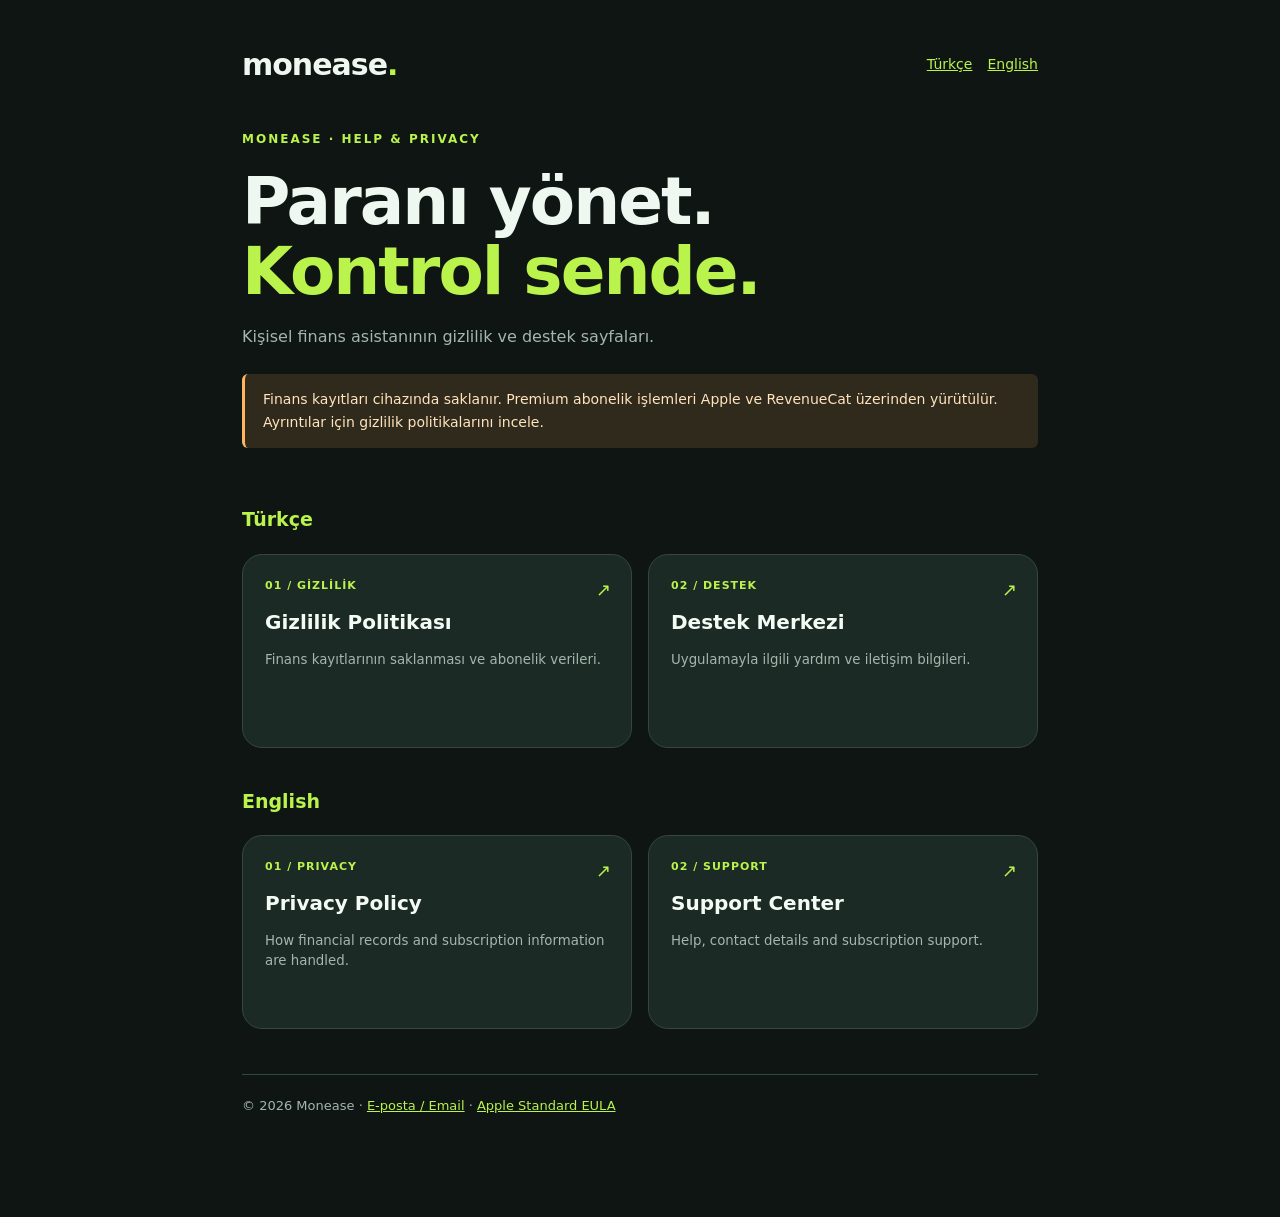
<file: index.html>
<!doctype html>
<html lang="tr"><head><meta charset="utf-8"><meta name="viewport" content="width=device-width, initial-scale=1"><meta name="theme-color" content="#0e1513">
<title>Monease — Gizlilik ve Destek / Privacy & Support</title>
<meta name="description" content="Monease kişisel finans asistanı: gizlilik politikası ve destek. Monease finance assistant: privacy policy and support.">
<link rel="icon" type="image/png" href="icon.png"><link rel="stylesheet" href="style.css"></head>
<body><main>
<header><a href="index.html" class="brand brand-link">monease<span>.</span></a><nav aria-label="Site navigation"><a href="#turkce">Türkçe</a><a href="#english">English</a></nav></header>
<section class="hero"><div class="eyebrow">MONEASE · HELP & PRIVACY</div><h1>Paranı yönet.<br><em>Kontrol sende.</em></h1><p>Kişisel finans asistanının gizlilik ve destek sayfaları.</p><div class="site-status">Finans kayıtları cihazında saklanır. Premium abonelik işlemleri Apple ve RevenueCat üzerinden yürütülür. Ayrıntılar için gizlilik politikalarını incele.</div></section>
<section id="turkce"><h2>Türkçe</h2><div class="site-grid">
<a class="site-tile" href="privacy-tr.html"><span class="tile-kicker">01 / GİZLİLİK</span><strong>Gizlilik Politikası</strong><small>Finans kayıtlarının saklanması ve abonelik verileri.</small><span class="tile-arrow">↗</span></a>
<a class="site-tile" href="support-tr.html"><span class="tile-kicker">02 / DESTEK</span><strong>Destek Merkezi</strong><small>Uygulamayla ilgili yardım ve iletişim bilgileri.</small><span class="tile-arrow">↗</span></a>
</div></section>
<section id="english"><h2>English</h2><div class="site-grid">
<a class="site-tile" href="privacy-en.html"><span class="tile-kicker">01 / PRIVACY</span><strong>Privacy Policy</strong><small>How financial records and subscription information are handled.</small><span class="tile-arrow">↗</span></a>
<a class="site-tile" href="support-en.html"><span class="tile-kicker">02 / SUPPORT</span><strong>Support Center</strong><small>Help, contact details and subscription support.</small><span class="tile-arrow">↗</span></a>
</div></section>
<footer>© 2026 Monease · <a href="mailto:atilla.poyraz1998@gmail.com">E-posta / Email</a> · <a href="https://www.apple.com/legal/internet-services/itunes/dev/stdeula/">Apple Standard EULA</a></footer>
</main></body></html>
</file>
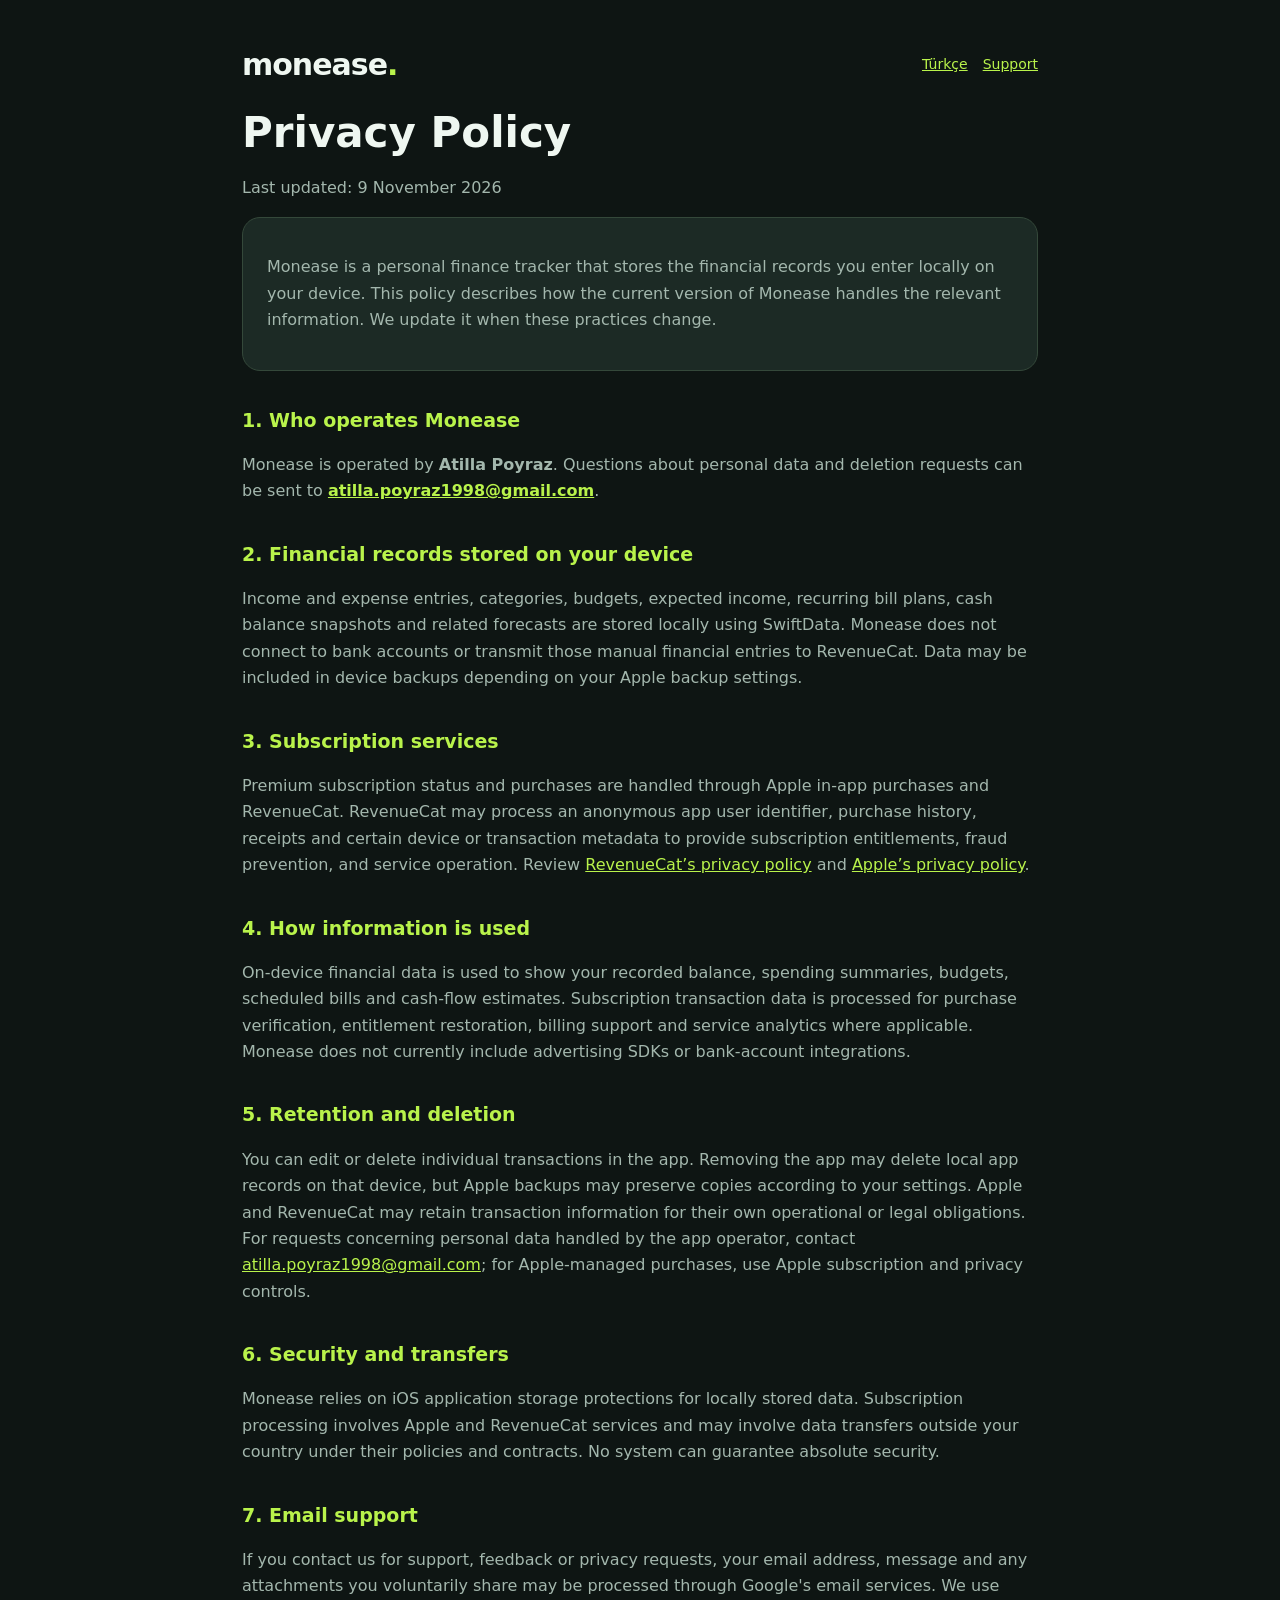
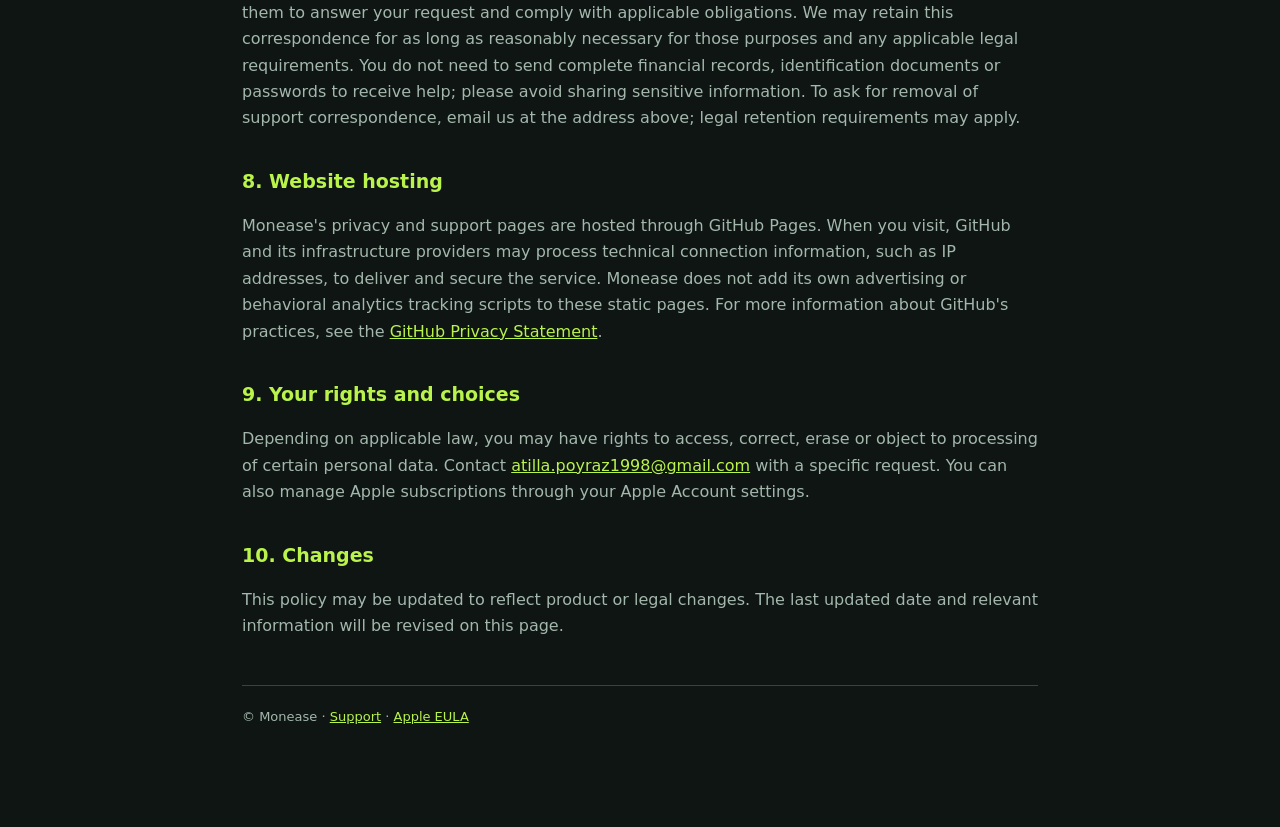
<file: privacy-en.html>
<!doctype html><html lang="en"><head><meta charset="utf-8"><meta name="viewport" content="width=device-width, initial-scale=1"><title>Monease — Privacy Policy</title><link rel="icon" type="image/png" href="icon.png"><link rel="stylesheet" href="style.css"></head><body><main>
<header><a class="brand brand-link" href="index.html">monease<span>.</span></a><nav><a href="privacy-tr.html">Türkçe</a><a href="support-en.html">Support</a></nav></header>
<h1>Privacy Policy</h1><p>Last updated: 9 November 2026</p>
<div class="card"><p>Monease is a personal finance tracker that stores the financial records you enter locally on your device. This policy describes how the current version of Monease handles the relevant information. We update it when these practices change.</p></div><section><h2>1. Who operates Monease</h2><p>Monease is operated by <strong>Atilla Poyraz</strong>. Questions about personal data and deletion requests can be sent to <strong><a href="mailto:atilla.poyraz1998@gmail.com">atilla.poyraz1998@gmail.com</a></strong>.</p></section>
<section><h2>2. Financial records stored on your device</h2><p>Income and expense entries, categories, budgets, expected income, recurring bill plans, cash balance snapshots and related forecasts are stored locally using SwiftData. Monease does not connect to bank accounts or transmit those manual financial entries to RevenueCat. Data may be included in device backups depending on your Apple backup settings.</p></section>
<section><h2>3. Subscription services</h2><p>Premium subscription status and purchases are handled through Apple in-app purchases and RevenueCat. RevenueCat may process an anonymous app user identifier, purchase history, receipts and certain device or transaction metadata to provide subscription entitlements, fraud prevention, and service operation. Review <a href="https://www.revenuecat.com/privacy">RevenueCat’s privacy policy</a> and <a href="https://www.apple.com/legal/privacy/">Apple’s privacy policy</a>.</p></section>
<section><h2>4. How information is used</h2><p>On-device financial data is used to show your recorded balance, spending summaries, budgets, scheduled bills and cash-flow estimates. Subscription transaction data is processed for purchase verification, entitlement restoration, billing support and service analytics where applicable. Monease does not currently include advertising SDKs or bank-account integrations.</p></section>
<section><h2>5. Retention and deletion</h2><p>You can edit or delete individual transactions in the app. Removing the app may delete local app records on that device, but Apple backups may preserve copies according to your settings. Apple and RevenueCat may retain transaction information for their own operational or legal obligations. For requests concerning personal data handled by the app operator, contact <a href="mailto:atilla.poyraz1998@gmail.com">atilla.poyraz1998@gmail.com</a>; for Apple-managed purchases, use Apple subscription and privacy controls.</p></section>
<section><h2>6. Security and transfers</h2><p>Monease relies on iOS application storage protections for locally stored data. Subscription processing involves Apple and RevenueCat services and may involve data transfers outside your country under their policies and contracts. No system can guarantee absolute security.</p></section>
<section><h2>7. Email support</h2><p>If you contact us for support, feedback or privacy requests, your email address, message and any attachments you voluntarily share may be processed through Google's email services. We use them to answer your request and comply with applicable obligations. We may retain this correspondence for as long as reasonably necessary for those purposes and any applicable legal requirements. You do not need to send complete financial records, identification documents or passwords to receive help; please avoid sharing sensitive information. To ask for removal of support correspondence, email us at the address above; legal retention requirements may apply.</p></section>
<section><h2>8. Website hosting</h2><p>Monease's privacy and support pages are hosted through GitHub Pages. When you visit, GitHub and its infrastructure providers may process technical connection information, such as IP addresses, to deliver and secure the service. Monease does not add its own advertising or behavioral analytics tracking scripts to these static pages. For more information about GitHub's practices, see the <a href="https://docs.github.com/en/site-policy/privacy-policies/github-general-privacy-statement">GitHub Privacy Statement</a>.</p></section>
<section><h2>9. Your rights and choices</h2><p>Depending on applicable law, you may have rights to access, correct, erase or object to processing of certain personal data. Contact <a href="mailto:atilla.poyraz1998@gmail.com">atilla.poyraz1998@gmail.com</a> with a specific request. You can also manage Apple subscriptions through your Apple Account settings.</p></section>
<section><h2>10. Changes</h2><p>This policy may be updated to reflect product or legal changes. The last updated date and relevant information will be revised on this page.</p></section>
<footer>© Monease · <a href="support-en.html">Support</a> · <a href="https://www.apple.com/legal/internet-services/itunes/dev/stdeula/">Apple EULA</a></footer></main></body></html>
</file>
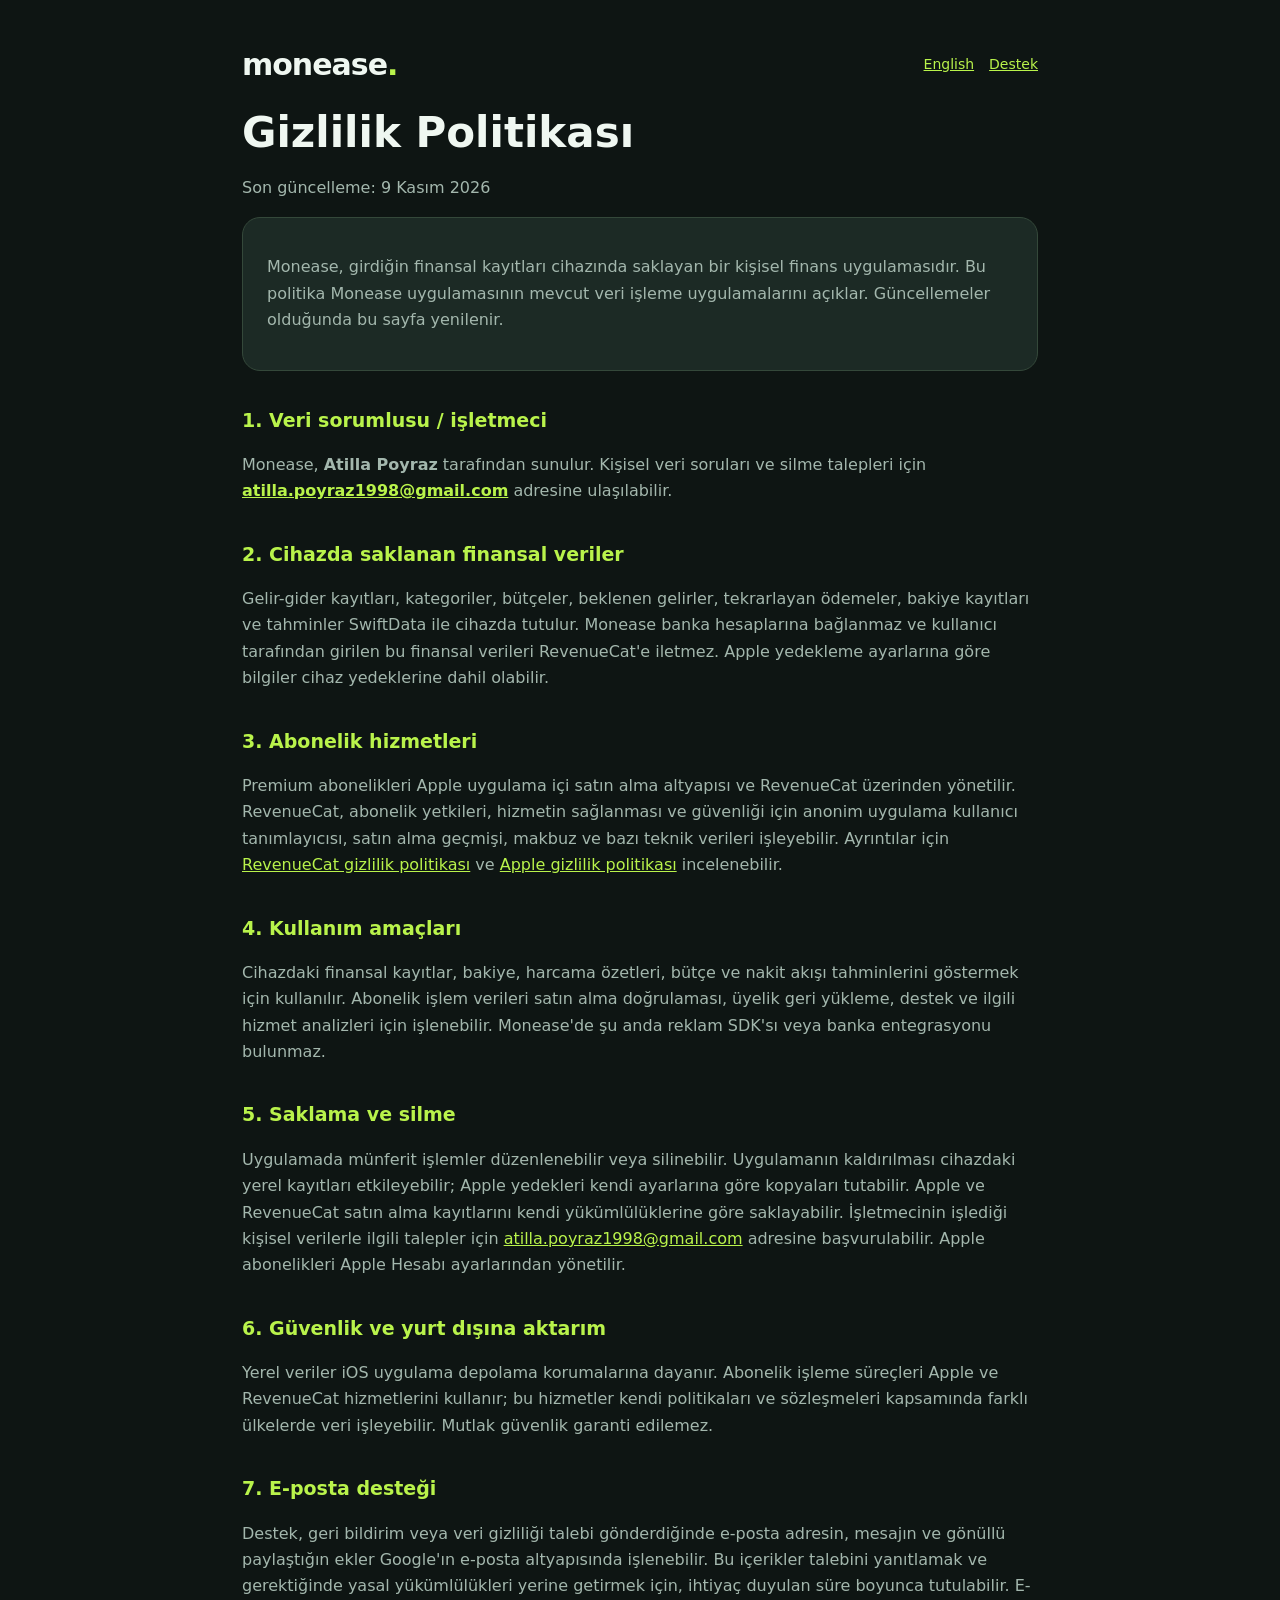
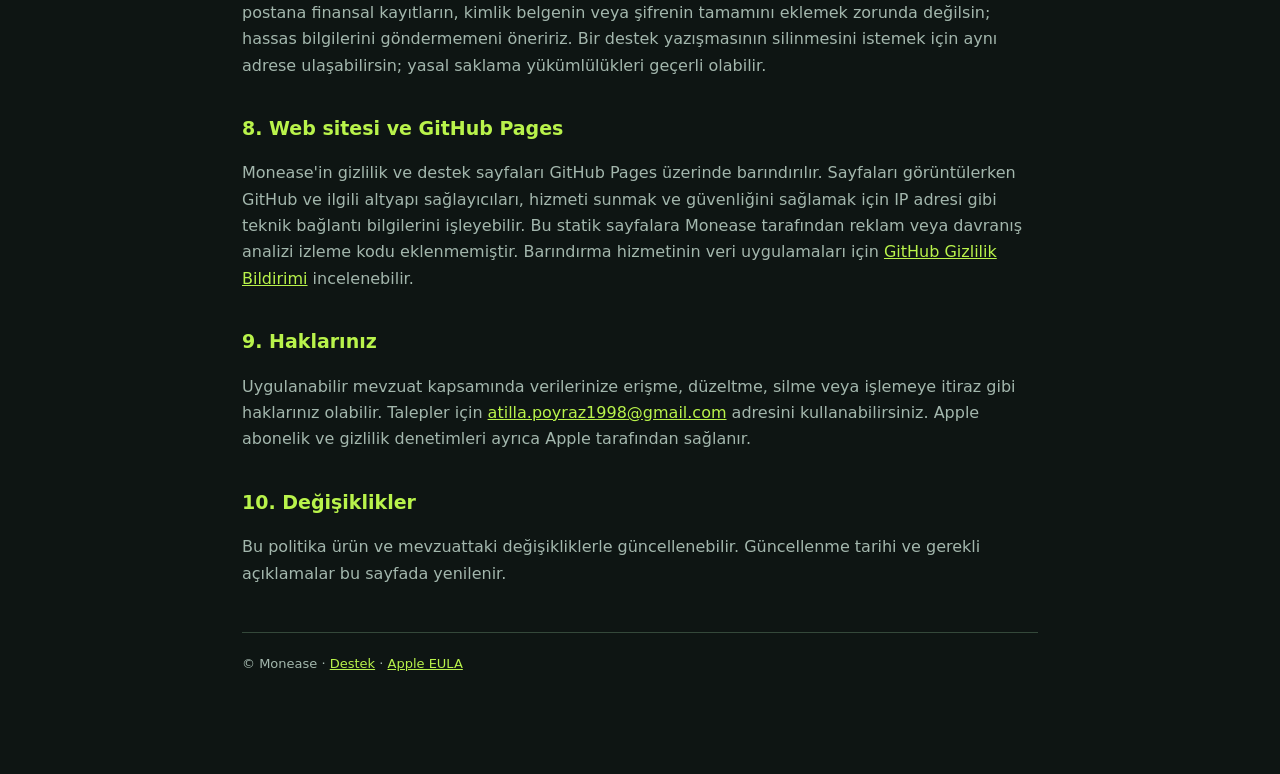
<file: privacy-tr.html>
<!doctype html><html lang="tr"><head><meta charset="utf-8"><meta name="viewport" content="width=device-width, initial-scale=1"><title>Monease — Gizlilik Politikası</title><link rel="icon" type="image/png" href="icon.png"><link rel="stylesheet" href="style.css"></head><body><main>
<header><a class="brand brand-link" href="index.html">monease<span>.</span></a><nav><a href="privacy-en.html">English</a><a href="support-tr.html">Destek</a></nav></header>
<h1>Gizlilik Politikası</h1><p>Son güncelleme: 9 Kasım 2026</p>
<div class="card"><p>Monease, girdiğin finansal kayıtları cihazında saklayan bir kişisel finans uygulamasıdır. Bu politika Monease uygulamasının mevcut veri işleme uygulamalarını açıklar. Güncellemeler olduğunda bu sayfa yenilenir.</p></div><section><h2>1. Veri sorumlusu / işletmeci</h2><p>Monease, <strong>Atilla Poyraz</strong> tarafından sunulur. Kişisel veri soruları ve silme talepleri için <strong><a href="mailto:atilla.poyraz1998@gmail.com">atilla.poyraz1998@gmail.com</a></strong> adresine ulaşılabilir.</p></section>
<section><h2>2. Cihazda saklanan finansal veriler</h2><p>Gelir-gider kayıtları, kategoriler, bütçeler, beklenen gelirler, tekrarlayan ödemeler, bakiye kayıtları ve tahminler SwiftData ile cihazda tutulur. Monease banka hesaplarına bağlanmaz ve kullanıcı tarafından girilen bu finansal verileri RevenueCat'e iletmez. Apple yedekleme ayarlarına göre bilgiler cihaz yedeklerine dahil olabilir.</p></section>
<section><h2>3. Abonelik hizmetleri</h2><p>Premium abonelikleri Apple uygulama içi satın alma altyapısı ve RevenueCat üzerinden yönetilir. RevenueCat, abonelik yetkileri, hizmetin sağlanması ve güvenliği için anonim uygulama kullanıcı tanımlayıcısı, satın alma geçmişi, makbuz ve bazı teknik verileri işleyebilir. Ayrıntılar için <a href="https://www.revenuecat.com/privacy">RevenueCat gizlilik politikası</a> ve <a href="https://www.apple.com/legal/privacy/">Apple gizlilik politikası</a> incelenebilir.</p></section>
<section><h2>4. Kullanım amaçları</h2><p>Cihazdaki finansal kayıtlar, bakiye, harcama özetleri, bütçe ve nakit akışı tahminlerini göstermek için kullanılır. Abonelik işlem verileri satın alma doğrulaması, üyelik geri yükleme, destek ve ilgili hizmet analizleri için işlenebilir. Monease'de şu anda reklam SDK'sı veya banka entegrasyonu bulunmaz.</p></section>
<section><h2>5. Saklama ve silme</h2><p>Uygulamada münferit işlemler düzenlenebilir veya silinebilir. Uygulamanın kaldırılması cihazdaki yerel kayıtları etkileyebilir; Apple yedekleri kendi ayarlarına göre kopyaları tutabilir. Apple ve RevenueCat satın alma kayıtlarını kendi yükümlülüklerine göre saklayabilir. İşletmecinin işlediği kişisel verilerle ilgili talepler için <a href="mailto:atilla.poyraz1998@gmail.com">atilla.poyraz1998@gmail.com</a> adresine başvurulabilir. Apple abonelikleri Apple Hesabı ayarlarından yönetilir.</p></section>
<section><h2>6. Güvenlik ve yurt dışına aktarım</h2><p>Yerel veriler iOS uygulama depolama korumalarına dayanır. Abonelik işleme süreçleri Apple ve RevenueCat hizmetlerini kullanır; bu hizmetler kendi politikaları ve sözleşmeleri kapsamında farklı ülkelerde veri işleyebilir. Mutlak güvenlik garanti edilemez.</p></section>
<section><h2>7. E-posta desteği</h2><p>Destek, geri bildirim veya veri gizliliği talebi gönderdiğinde e-posta adresin, mesajın ve gönüllü paylaştığın ekler Google'ın e-posta altyapısında işlenebilir. Bu içerikler talebini yanıtlamak ve gerektiğinde yasal yükümlülükleri yerine getirmek için, ihtiyaç duyulan süre boyunca tutulabilir. E-postana finansal kayıtların, kimlik belgenin veya şifrenin tamamını eklemek zorunda değilsin; hassas bilgilerini göndermemeni öneririz. Bir destek yazışmasının silinmesini istemek için aynı adrese ulaşabilirsin; yasal saklama yükümlülükleri geçerli olabilir.</p></section>
<section><h2>8. Web sitesi ve GitHub Pages</h2><p>Monease'in gizlilik ve destek sayfaları GitHub Pages üzerinde barındırılır. Sayfaları görüntülerken GitHub ve ilgili altyapı sağlayıcıları, hizmeti sunmak ve güvenliğini sağlamak için IP adresi gibi teknik bağlantı bilgilerini işleyebilir. Bu statik sayfalara Monease tarafından reklam veya davranış analizi izleme kodu eklenmemiştir. Barındırma hizmetinin veri uygulamaları için <a href="https://docs.github.com/en/site-policy/privacy-policies/github-general-privacy-statement">GitHub Gizlilik Bildirimi</a> incelenebilir.</p></section>
<section><h2>9. Haklarınız</h2><p>Uygulanabilir mevzuat kapsamında verilerinize erişme, düzeltme, silme veya işlemeye itiraz gibi haklarınız olabilir. Talepler için <a href="mailto:atilla.poyraz1998@gmail.com">atilla.poyraz1998@gmail.com</a> adresini kullanabilirsiniz. Apple abonelik ve gizlilik denetimleri ayrıca Apple tarafından sağlanır.</p></section>
<section><h2>10. Değişiklikler</h2><p>Bu politika ürün ve mevzuattaki değişikliklerle güncellenebilir. Güncellenme tarihi ve gerekli açıklamalar bu sayfada yenilenir.</p></section>
<footer>© Monease · <a href="support-tr.html">Destek</a> · <a href="https://www.apple.com/legal/internet-services/itunes/dev/stdeula/">Apple EULA</a></footer></main></body></html>
</file>
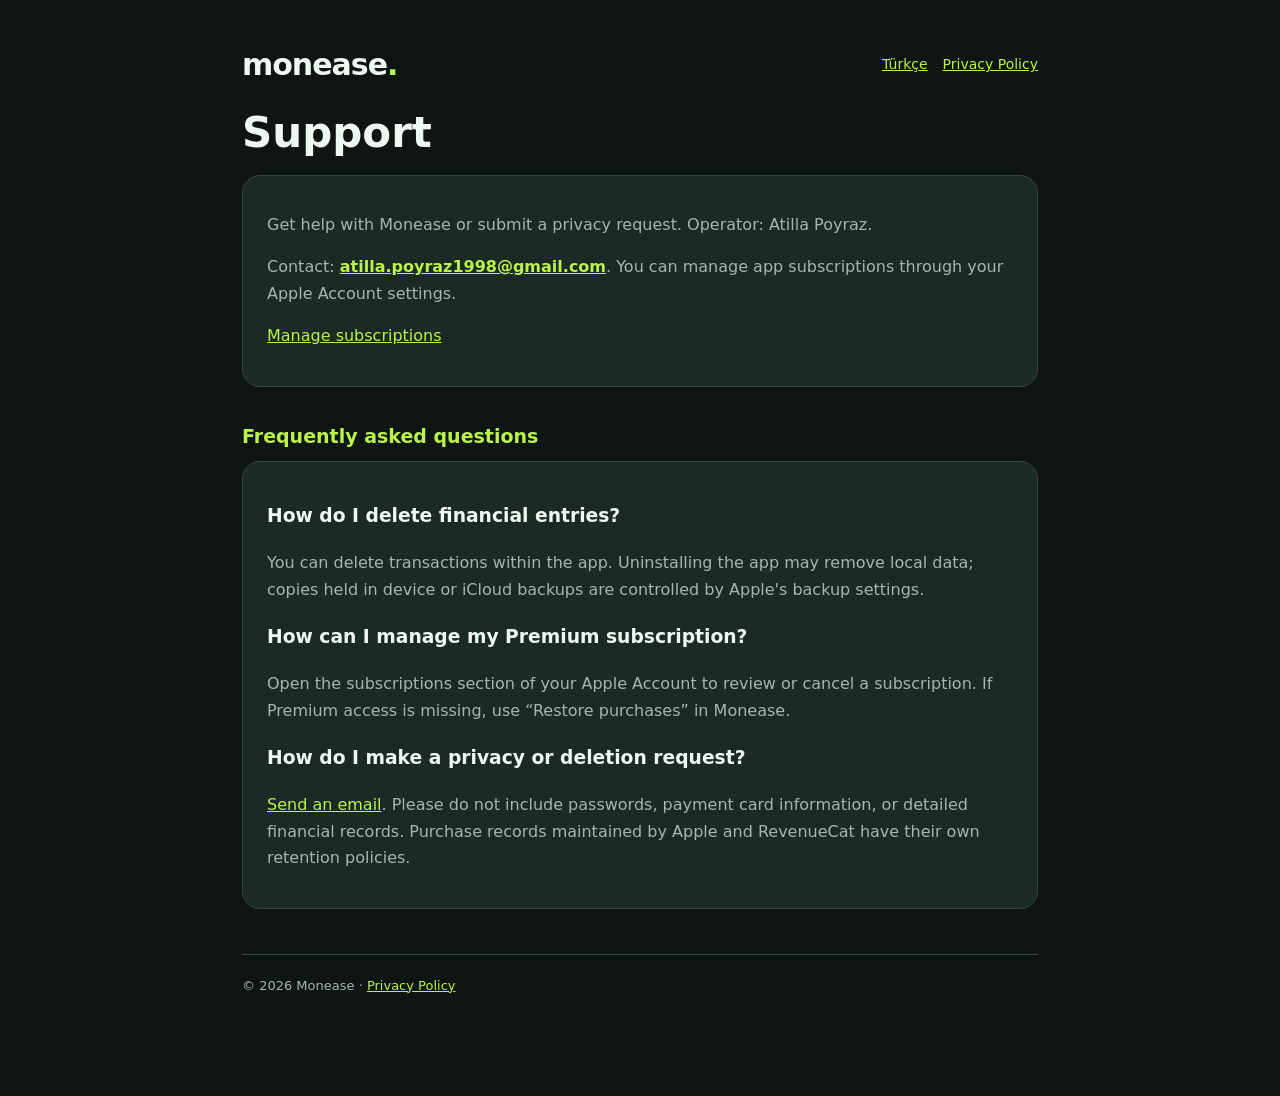
<file: support-en.html>
<!doctype html><html lang="en"><head><meta charset="utf-8"><meta name="viewport" content="width=device-width, initial-scale=1"><title>Monease — Support</title><link rel="icon" type="image/png" href="icon.png"><link rel="stylesheet" href="style.css"></head><body><main><header><a class="brand brand-link" href="index.html">monease<span>.</span></a><nav><a href="support-tr.html">Türkçe</a><a href="privacy-en.html">Privacy Policy</a></nav></header><h1>Support</h1><div class="card"><p>Get help with Monease or submit a privacy request. Operator: Atilla Poyraz.</p><p>Contact: <strong><a href="mailto:atilla.poyraz1998@gmail.com">atilla.poyraz1998@gmail.com</a></strong>. You can manage app subscriptions through your Apple Account settings.</p><p><a href="https://apps.apple.com/account/subscriptions">Manage subscriptions</a></p></div>
<section><h2>Frequently asked questions</h2><div class="card"><h3>How do I delete financial entries?</h3><p>You can delete transactions within the app. Uninstalling the app may remove local data; copies held in device or iCloud backups are controlled by Apple's backup settings.</p><h3>How can I manage my Premium subscription?</h3><p>Open the subscriptions section of your Apple Account to review or cancel a subscription. If Premium access is missing, use “Restore purchases” in Monease.</p><h3>How do I make a privacy or deletion request?</h3><p><a href="mailto:atilla.poyraz1998@gmail.com?subject=Monease%20Privacy%20Request">Send an email</a>. Please do not include passwords, payment card information, or detailed financial records. Purchase records maintained by Apple and RevenueCat have their own retention policies.</p></div></section>
<footer>© 2026 Monease · <a href="privacy-en.html">Privacy Policy</a></footer></main></body></html>
</file>
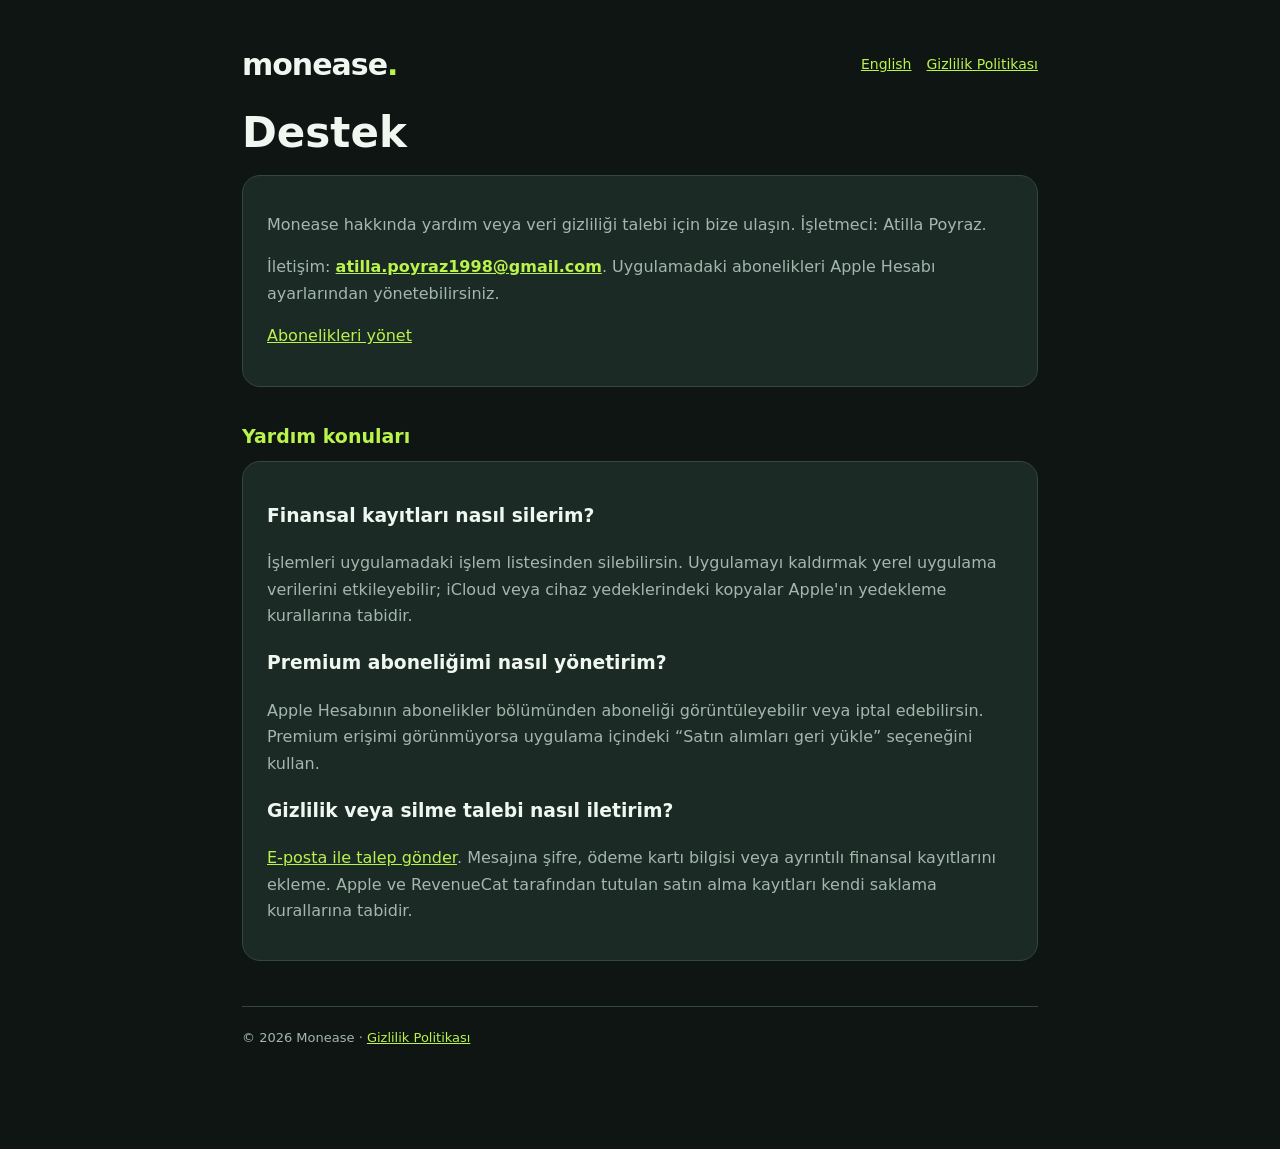
<file: support-tr.html>
<!doctype html><html lang="tr"><head><meta charset="utf-8"><meta name="viewport" content="width=device-width, initial-scale=1"><title>Monease — Destek</title><link rel="icon" type="image/png" href="icon.png"><link rel="stylesheet" href="style.css"></head><body><main><header><a class="brand brand-link" href="index.html">monease<span>.</span></a><nav><a href="support-en.html">English</a><a href="privacy-tr.html">Gizlilik Politikası</a></nav></header><h1>Destek</h1><div class="card"><p>Monease hakkında yardım veya veri gizliliği talebi için bize ulaşın. İşletmeci: Atilla Poyraz.</p><p>İletişim: <strong><a href="mailto:atilla.poyraz1998@gmail.com">atilla.poyraz1998@gmail.com</a></strong>. Uygulamadaki abonelikleri Apple Hesabı ayarlarından yönetebilirsiniz.</p><p><a href="https://apps.apple.com/account/subscriptions">Abonelikleri yönet</a></p></div>
<section><h2>Yardım konuları</h2><div class="card"><h3>Finansal kayıtları nasıl silerim?</h3><p>İşlemleri uygulamadaki işlem listesinden silebilirsin. Uygulamayı kaldırmak yerel uygulama verilerini etkileyebilir; iCloud veya cihaz yedeklerindeki kopyalar Apple'ın yedekleme kurallarına tabidir.</p><h3>Premium aboneliğimi nasıl yönetirim?</h3><p>Apple Hesabının abonelikler bölümünden aboneliği görüntüleyebilir veya iptal edebilirsin. Premium erişimi görünmüyorsa uygulama içindeki “Satın alımları geri yükle” seçeneğini kullan.</p><h3>Gizlilik veya silme talebi nasıl iletirim?</h3><p><a href="mailto:atilla.poyraz1998@gmail.com?subject=Monease%20Gizlilik%20Talebi">E-posta ile talep gönder</a>. Mesajına şifre, ödeme kartı bilgisi veya ayrıntılı finansal kayıtlarını ekleme. Apple ve RevenueCat tarafından tutulan satın alma kayıtları kendi saklama kurallarına tabidir.</p></div></section>
<footer>© 2026 Monease · <a href="privacy-tr.html">Gizlilik Politikası</a></footer></main></body></html>
</file>
<file: style.css>
:root{color-scheme:dark;--bg:#0e1513;--card:#1c2a25;--text:#eff7f1;--muted:#a3b7ad;--accent:#b9f34b}
*{box-sizing:border-box}body{margin:0;background:var(--bg);color:var(--text);font:16px/1.65 -apple-system,BlinkMacSystemFont,"Segoe UI",system-ui,sans-serif}
main{max-width:840px;margin:40px auto;padding:0 22px 60px}.brand{font-size:30px;font-weight:800;letter-spacing:-1px}.brand span{color:var(--accent)}
h1{font-size:clamp(27px,4vw,42px);line-height:1.18;margin:18px 0}h2{font-size:19px;margin:34px 0 9px;color:var(--accent)}
p,li{color:var(--muted)}a{color:var(--accent)}.card{padding:20px 24px;border-radius:18px;background:var(--card);border:1px solid #34483a}
.note{padding:13px 16px;border-left:3px solid #ffb45d;background:#302a1c;color:#ffe4bd}
header{display:flex;justify-content:space-between;align-items:center;gap:16px;flex-wrap:wrap}nav{font-size:14px;display:flex;gap:15px}footer{border-top:1px solid #34483a;margin-top:45px;padding-top:20px;color:var(--muted);font-size:13px}

.brand-link{text-decoration:none;color:var(--text)}.brand-link:hover{color:var(--text)}
.hero{padding:40px 0 18px}.hero h1{font-size:clamp(36px,7vw,66px);letter-spacing:-2px;line-height:1.05;max-width:690px}.hero h1 em{color:var(--accent);font-style:normal}
.eyebrow{color:var(--accent);font-size:12px;font-weight:800;letter-spacing:2px}.site-status{margin:24px 0 4px;padding:14px 18px;background:#302a1c;border-left:3px solid #ffb45d;border-radius:6px;color:#ffe4bd;font-size:14px}
.site-grid{display:grid;grid-template-columns:repeat(2,minmax(0,1fr));gap:16px;margin:18px 0 38px}.site-tile{position:relative;display:flex;flex-direction:column;gap:11px;min-height:194px;padding:22px;border:1px solid #34483a;border-radius:20px;background:var(--card);text-decoration:none;transition:border-color .2s,transform .2s}.site-tile:hover{border-color:var(--accent);transform:translateY(-2px)}.tile-kicker{font-size:11px;font-weight:800;letter-spacing:1px;color:var(--accent)}.site-tile strong{color:#f3fbf4;font-size:20px}.site-tile small{color:var(--muted);line-height:1.5}.tile-arrow{position:absolute;right:20px;top:20px;color:var(--accent);font-size:18px}
@media(max-width:610px){main{margin:20px auto}.site-grid{grid-template-columns:1fr}.site-tile{min-height:150px}.hero{padding-top:24px}}
</file>
